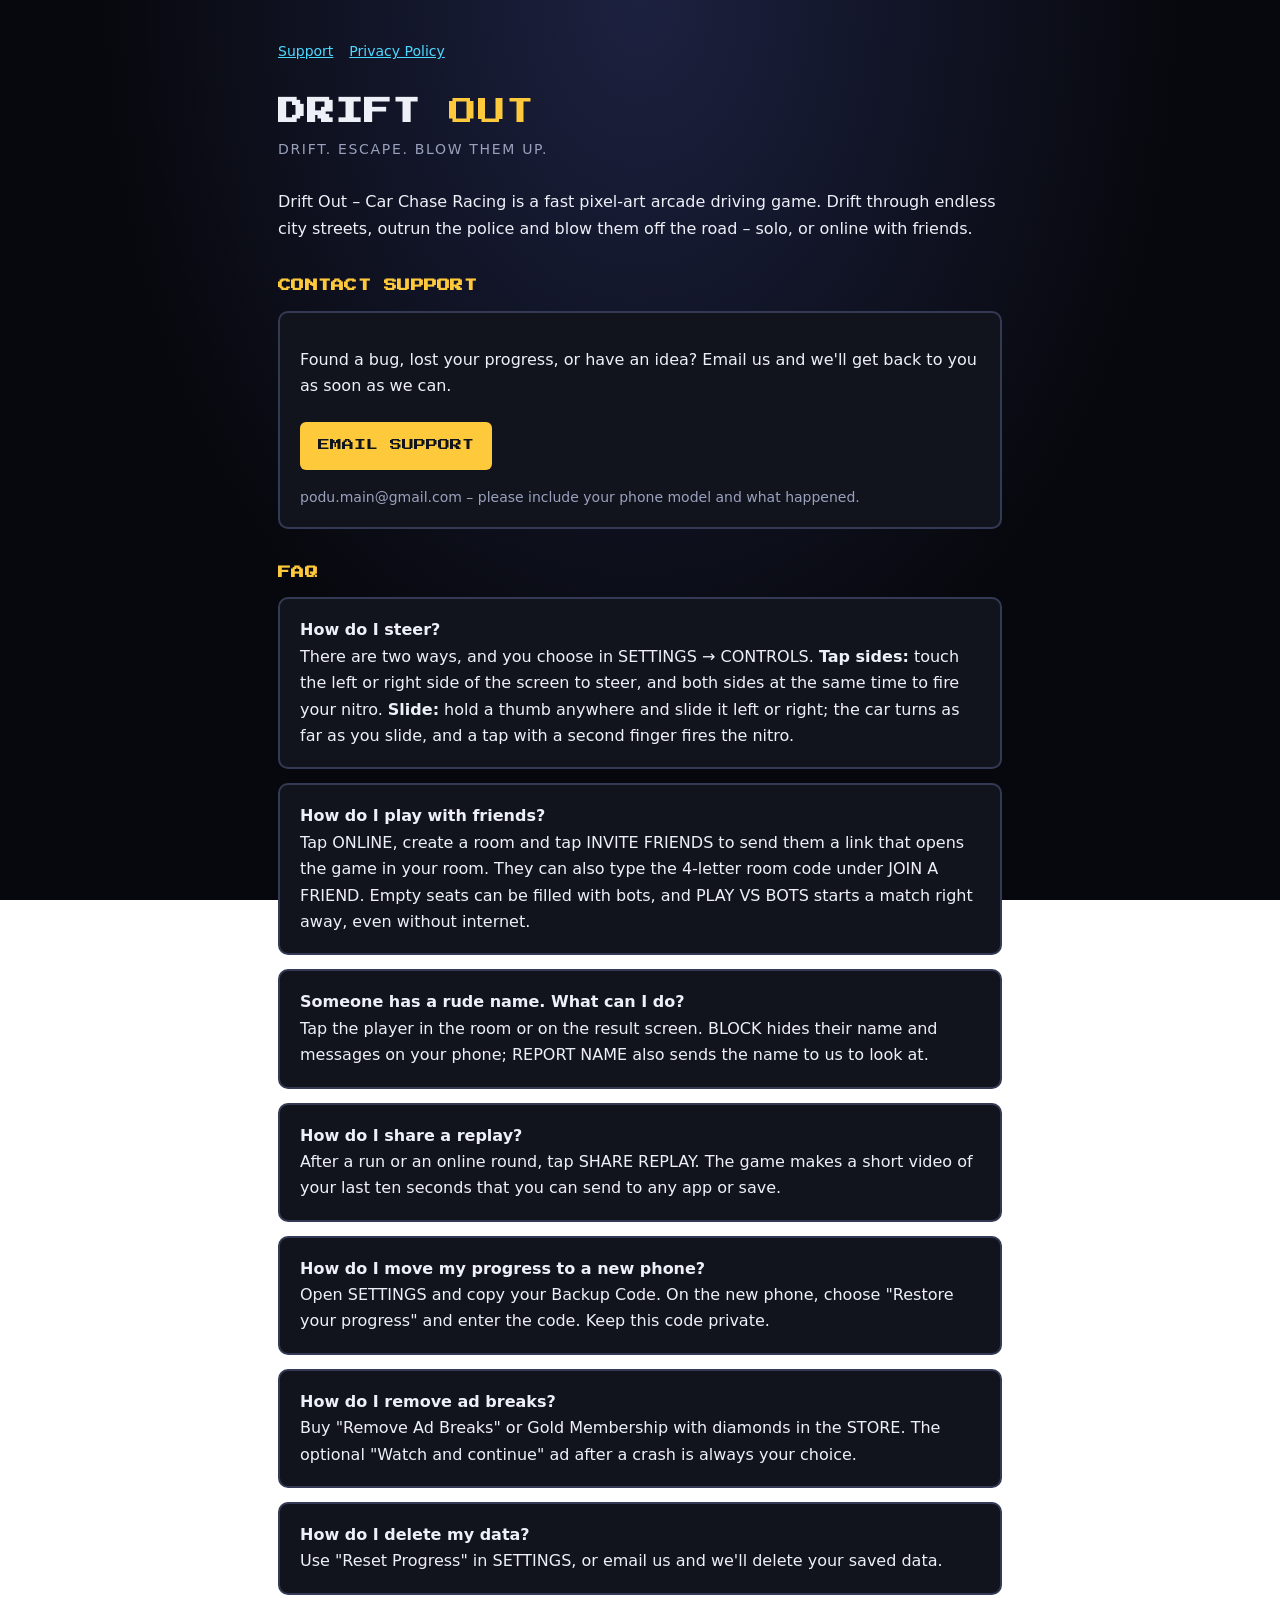
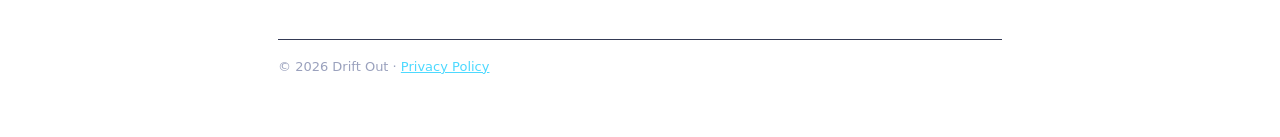
<file: index.html>
<!doctype html>
<html lang="en"><head><meta charset="utf-8"><meta name="viewport" content="width=device-width,initial-scale=1">
<title>Drift Out – Car Chase Racing | Support</title>
<meta name="description" content="Support for Drift Out – Car Chase Racing, a pixel-art arcade car chase game for iPhone and Android.">
<link href="https://fonts.googleapis.com/css2?family=Press+Start+2P&display=swap" rel="stylesheet"><link rel="stylesheet" href="style.css"></head>
<body><div class="wrap">
<nav><a href="index.html">Support</a><a href="privacy.html">Privacy Policy</a></nav>
<h1>DRIFT <b>OUT</b></h1>
<p class="tag">Drift. Escape. Blow them up.</p>
<p>Drift Out – Car Chase Racing is a fast pixel-art arcade driving game. Drift through endless city streets, outrun the police and blow them off the road – solo, or online with friends.</p>

<h2>CONTACT SUPPORT</h2>
<div class="card">
<p>Found a bug, lost your progress, or have an idea? Email us and we'll get back to you as soon as we can.</p>
<a class="btn" href="mailto:podu.main@gmail.com?subject=Drift%20Out%20support">EMAIL SUPPORT</a>
<p style="margin:10px 0 0;color:var(--d);font-size:14px">podu.main@gmail.com – please include your phone model and what happened.</p>
</div>

<h2>FAQ</h2>
<div class="card"><b>How do I steer?</b><br>There are two ways, and you choose in SETTINGS → CONTROLS. <b>Tap sides:</b> touch the left or right side of the screen to steer, and both sides at the same time to fire your nitro. <b>Slide:</b> hold a thumb anywhere and slide it left or right; the car turns as far as you slide, and a tap with a second finger fires the nitro.</div>
<div class="card"><b>How do I play with friends?</b><br>Tap ONLINE, create a room and tap INVITE FRIENDS to send them a link that opens the game in your room. They can also type the 4-letter room code under JOIN A FRIEND. Empty seats can be filled with bots, and PLAY VS BOTS starts a match right away, even without internet.</div>
<div class="card"><b>Someone has a rude name. What can I do?</b><br>Tap the player in the room or on the result screen. BLOCK hides their name and messages on your phone; REPORT NAME also sends the name to us to look at.</div>
<div class="card"><b>How do I share a replay?</b><br>After a run or an online round, tap SHARE REPLAY. The game makes a short video of your last ten seconds that you can send to any app or save.</div>
<div class="card"><b>How do I move my progress to a new phone?</b><br>Open SETTINGS and copy your Backup Code. On the new phone, choose "Restore your progress" and enter the code. Keep this code private.</div>
<div class="card"><b>How do I remove ad breaks?</b><br>Buy "Remove Ad Breaks" or Gold Membership with diamonds in the STORE. The optional "Watch and continue" ad after a crash is always your choice.</div>
<div class="card"><b>How do I delete my data?</b><br>Use "Reset Progress" in SETTINGS, or email us and we'll delete your saved data.</div>

<footer>© 2026 Drift Out · <a href="privacy.html">Privacy Policy</a></footer>
</div></body></html>
</file>
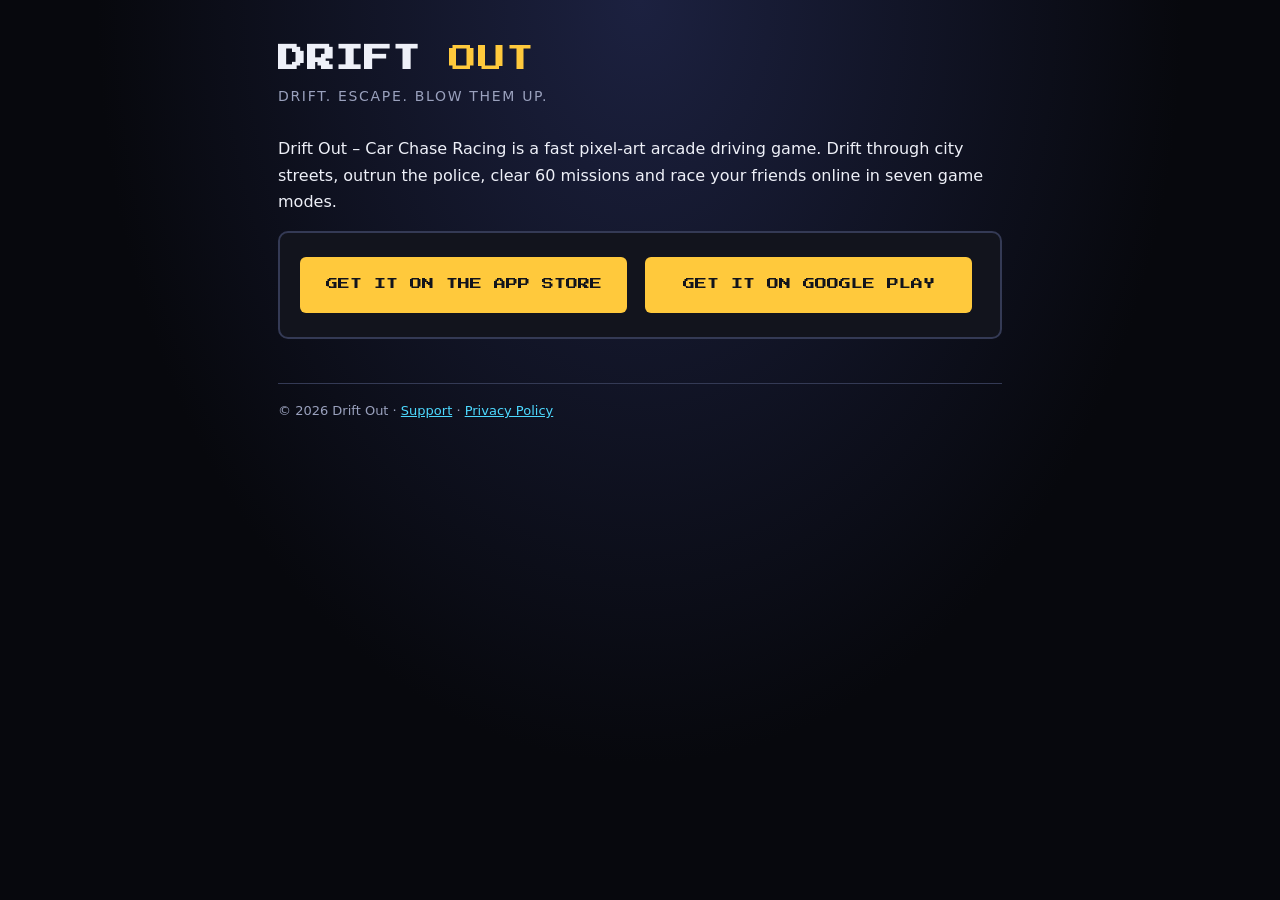
<file: get/index.html>
<!doctype html>
<html lang="en"><head><meta charset="utf-8"><meta name="viewport" content="width=device-width,initial-scale=1">
<title>Get Drift Out – Car Chase Racing</title>
<meta name="description" content="Drift Out – Car Chase Racing. Drift, escape the cops and race your friends. Free on iPhone and Android.">
<meta property="og:title" content="Drift Out – Car Chase Racing">
<meta property="og:description" content="Drift, escape the cops and race your friends. Free on iPhone and Android.">
<meta property="og:image" content="https://geti007.github.io/icon.png">
<meta property="og:type" content="website">
<link href="https://fonts.googleapis.com/css2?family=Press+Start+2P&display=swap" rel="stylesheet"><link rel="stylesheet" href="../style.css">
<style>.stores{display:flex;gap:10px;flex-wrap:wrap}.stores .btn{flex:1 1 200px;text-align:center;font-size:12px;padding:18px}</style>
<script>
/* phones go straight to their store; everything else sees both buttons */
(function(){ var ua=navigator.userAgent||'';
  if(/Android/i.test(ua)) location.replace('https://play.google.com/store/apps/details?id=com.podu.driftout');
  else if(/iPhone|iPad|iPod/i.test(ua)||(navigator.platform==='MacIntel'&&navigator.maxTouchPoints>1)) location.replace('https://apps.apple.com/app/id6817871476');
})();
</script></head>
<body><div class="wrap">
<h1>DRIFT <b>OUT</b></h1>
<p class="tag">Drift. Escape. Blow them up.</p>
<p>Drift Out – Car Chase Racing is a fast pixel-art arcade driving game. Drift through city streets, outrun the police, clear 60 missions and race your friends online in seven game modes.</p>
<div class="card"><div class="stores">
<a class="btn" href="https://apps.apple.com/app/id6817871476">GET IT ON THE APP STORE</a>
<a class="btn" href="https://play.google.com/store/apps/details?id=com.podu.driftout">GET IT ON GOOGLE PLAY</a>
</div></div>
<footer>© 2026 Drift Out · <a href="../index.html">Support</a> · <a href="../privacy.html">Privacy Policy</a></footer>
</div></body></html>
</file>
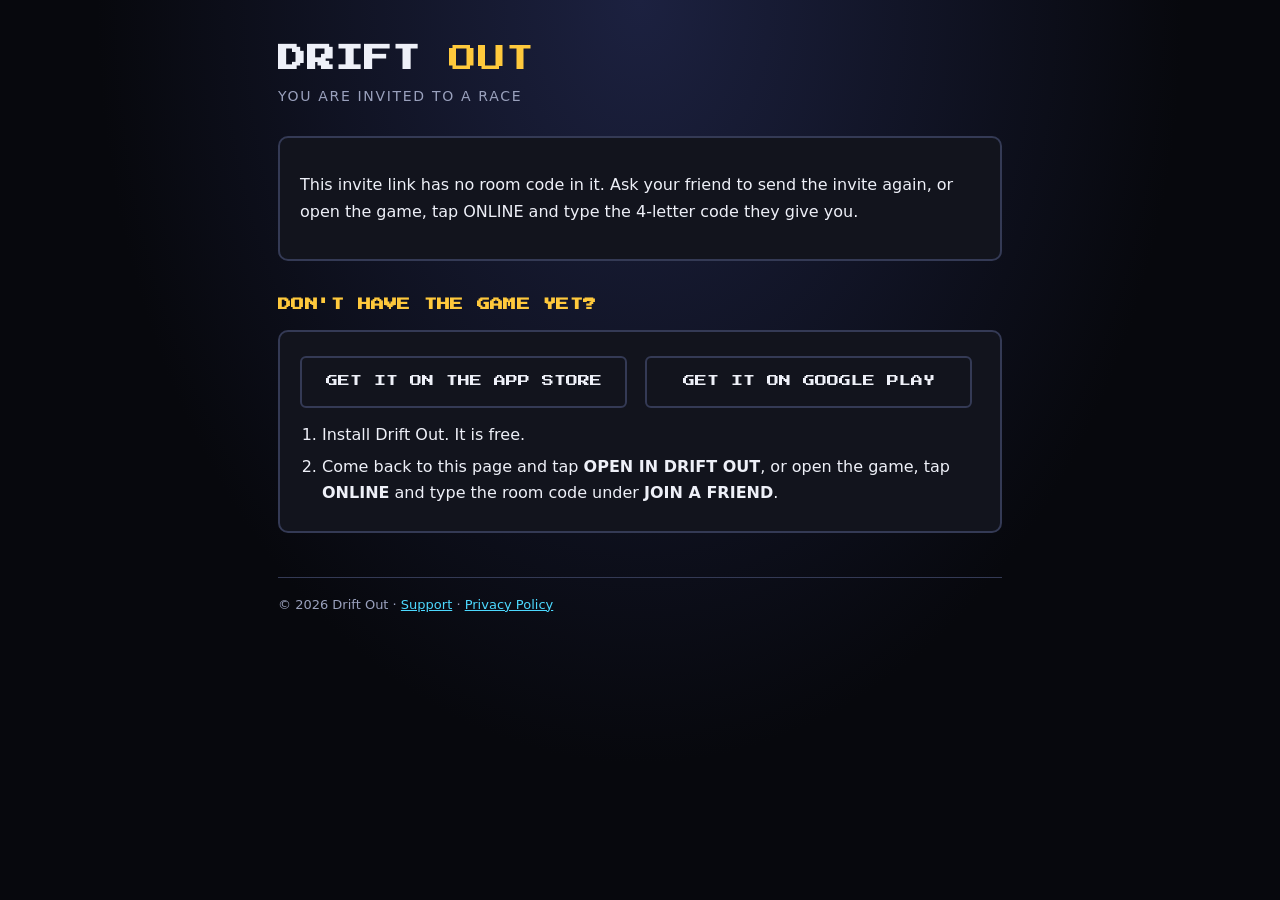
<file: join/index.html>
<!doctype html>
<html lang="en"><head><meta charset="utf-8"><meta name="viewport" content="width=device-width,initial-scale=1">
<title>Join my Drift Out room</title>
<meta name="description" content="You are invited to a race in Drift Out – Car Chase Racing. Tap to open the game in this room.">
<meta property="og:title" content="Join my Drift Out room">
<meta property="og:description" content="Tap to open the game and race me. Free on iPhone and Android.">
<meta property="og:image" content="https://geti007.github.io/icon.png">
<meta property="og:type" content="website">
<meta name="robots" content="noindex">
<link href="https://fonts.googleapis.com/css2?family=Press+Start+2P&display=swap" rel="stylesheet"><link rel="stylesheet" href="../style.css">
<style>
.code{font-family:'Press Start 2P',monospace;font-size:44px;letter-spacing:.18em;color:var(--y);text-align:center;padding:18px 0 10px 0.18em;margin:0}
.lbl{font-family:'Press Start 2P',monospace;font-size:10px;color:var(--d);text-align:center;margin:0}
.big{display:block;text-align:center;font-size:14px;padding:18px;margin:16px 0 4px}
.stores{display:flex;gap:10px;flex-wrap:wrap}.stores .btn{flex:1 1 200px;text-align:center;background:var(--panel);color:var(--t);border:2px solid var(--line)}
ol{padding-left:22px;margin:8px 0 0}li{margin:6px 0}
.hide{display:none}
</style></head>
<body><div class="wrap">
<h1>DRIFT <b>OUT</b></h1>
<p class="tag">You are invited to a race</p>

<div class="card" id="has">
<p class="lbl">ROOM CODE</p>
<p class="code" id="code">----</p>
<a class="btn big" id="open" href="#">OPEN IN DRIFT OUT</a>
<p style="margin:8px 0 0;color:var(--d);font-size:14px;text-align:center">Opens the game straight in this room.</p>
<p class="hide" id="hint" style="margin:10px 0 0;font-size:14px;text-align:center;color:var(--y)">Nothing happened? The game is not on this phone yet. Get it below, then tap the button again.</p>
</div>

<div class="card hide" id="none">
<p>This invite link has no room code in it. Ask your friend to send the invite again, or open the game, tap ONLINE and type the 4-letter code they give you.</p>
</div>

<h2>DON'T HAVE THE GAME YET?</h2>
<div class="card">
<div class="stores">
<a class="btn" id="ios" href="https://apps.apple.com/app/id6817871476">GET IT ON THE APP STORE</a>
<a class="btn" id="and" href="https://play.google.com/store/apps/details?id=com.podu.driftout">GET IT ON GOOGLE PLAY</a>
</div>
<ol>
<li>Install Drift Out. It is free.</li>
<li>Come back to this page and tap <b>OPEN IN DRIFT OUT</b>, or open the game, tap <b>ONLINE</b> and type the room code under <b>JOIN A FRIEND</b>.</li>
</ol>
</div>

<footer>© 2026 Drift Out · <a href="../index.html">Support</a> · <a href="../privacy.html">Privacy Policy</a></footer>
</div>
<script>
(function(){
  var m=/[?&](?:r|room)=([A-Za-z0-9]{4})(?![A-Za-z0-9])/.exec(location.search), code=m?m[1].toUpperCase():'';
  var ua=navigator.userAgent||'', android=/Android/i.test(ua), ios=/iPhone|iPad|iPod/i.test(ua)||(navigator.platform==='MacIntel'&&navigator.maxTouchPoints>1);
  if(!code){ document.getElementById('has').className='card hide'; document.getElementById('none').className='card'; return; }
  document.getElementById('code').textContent=code; document.title='Join Drift Out room '+code;
  var deep='driftout://join/'+code;
  /* Android: an intent link opens the app, or Google Play when the app is not installed */
  var intent='intent://join/'+code+'#Intent;scheme=driftout;package=com.podu.driftout;S.browser_fallback_url='+encodeURIComponent('https://play.google.com/store/apps/details?id=com.podu.driftout')+';end';
  document.getElementById('open').href=android?intent:deep;
  /* still on this page a moment after the tap: the game is probably not installed */
  document.getElementById('open').addEventListener('click',function(){ setTimeout(function(){ if(!document.hidden) document.getElementById('hint').className=''; },2200); });
  if(ios) document.getElementById('and').className='btn hide'; if(android) document.getElementById('ios').className='btn hide';
})();
</script>
</body></html>
</file>
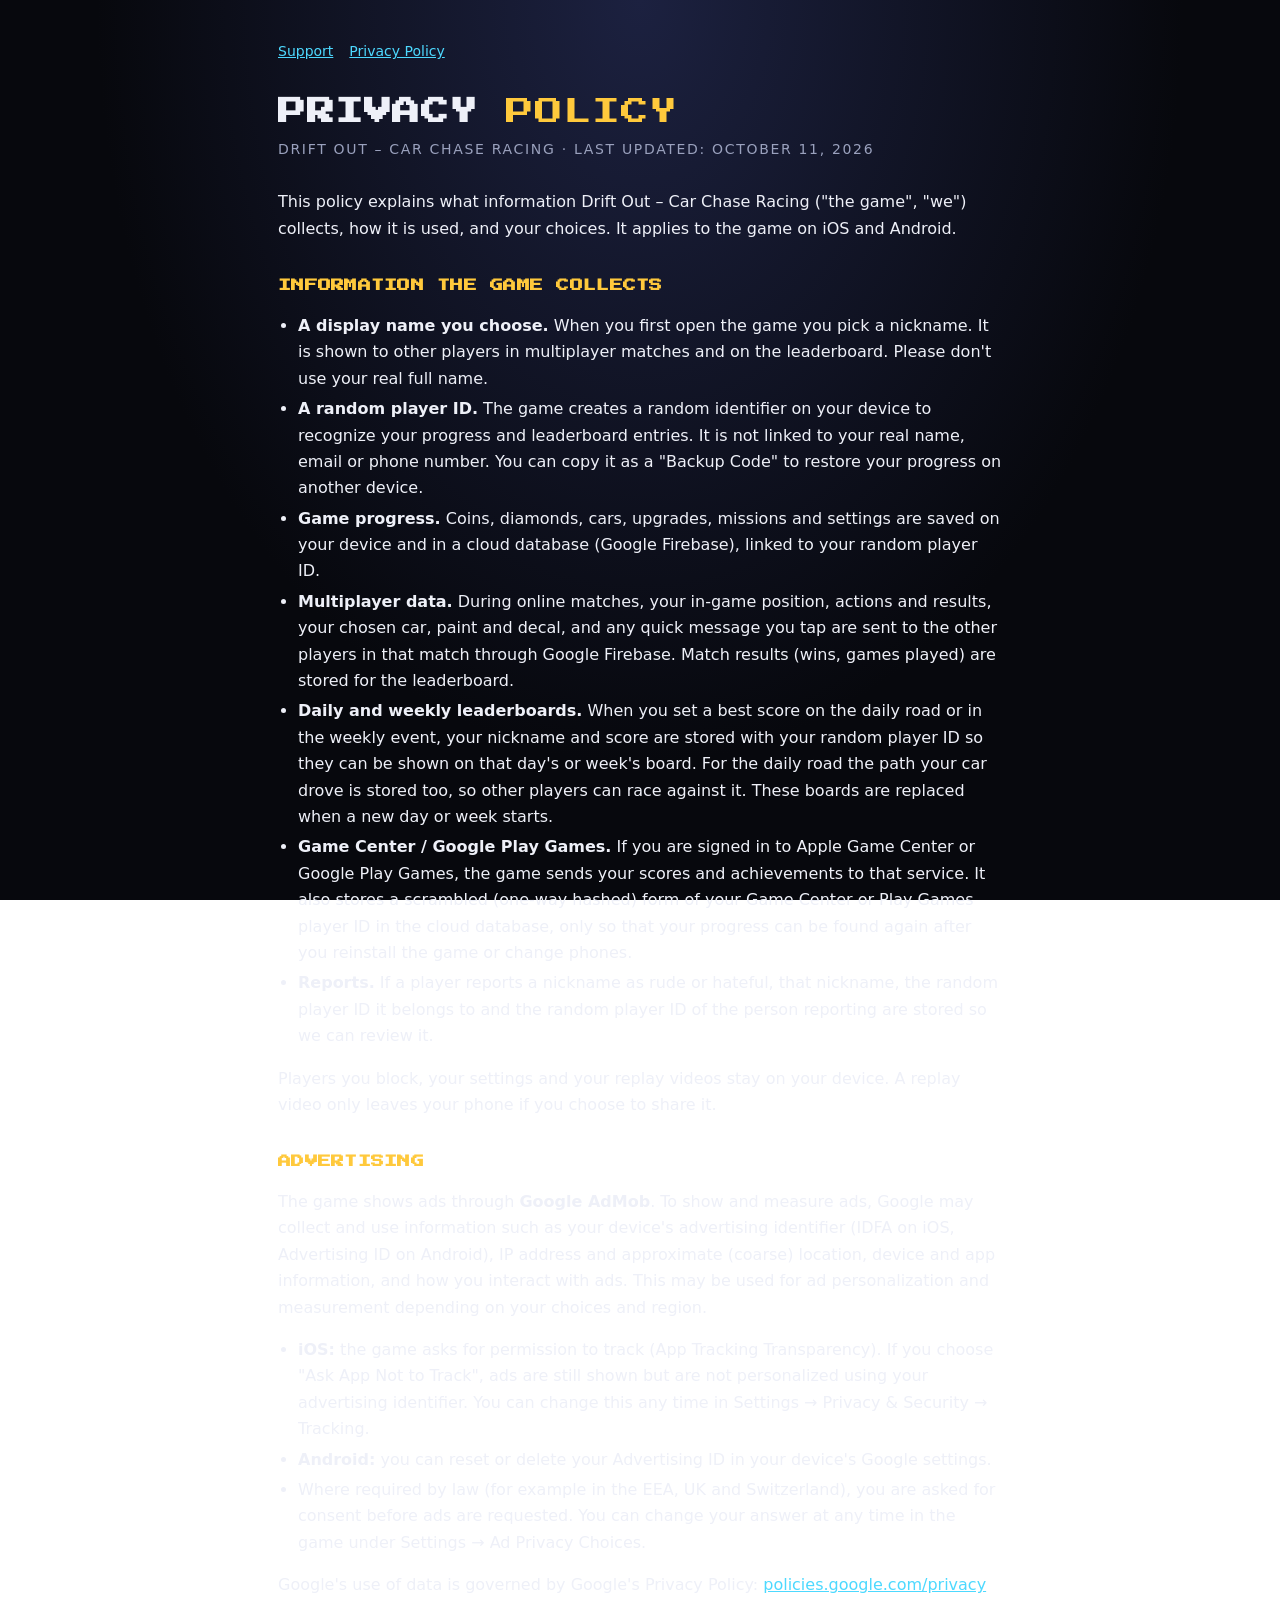
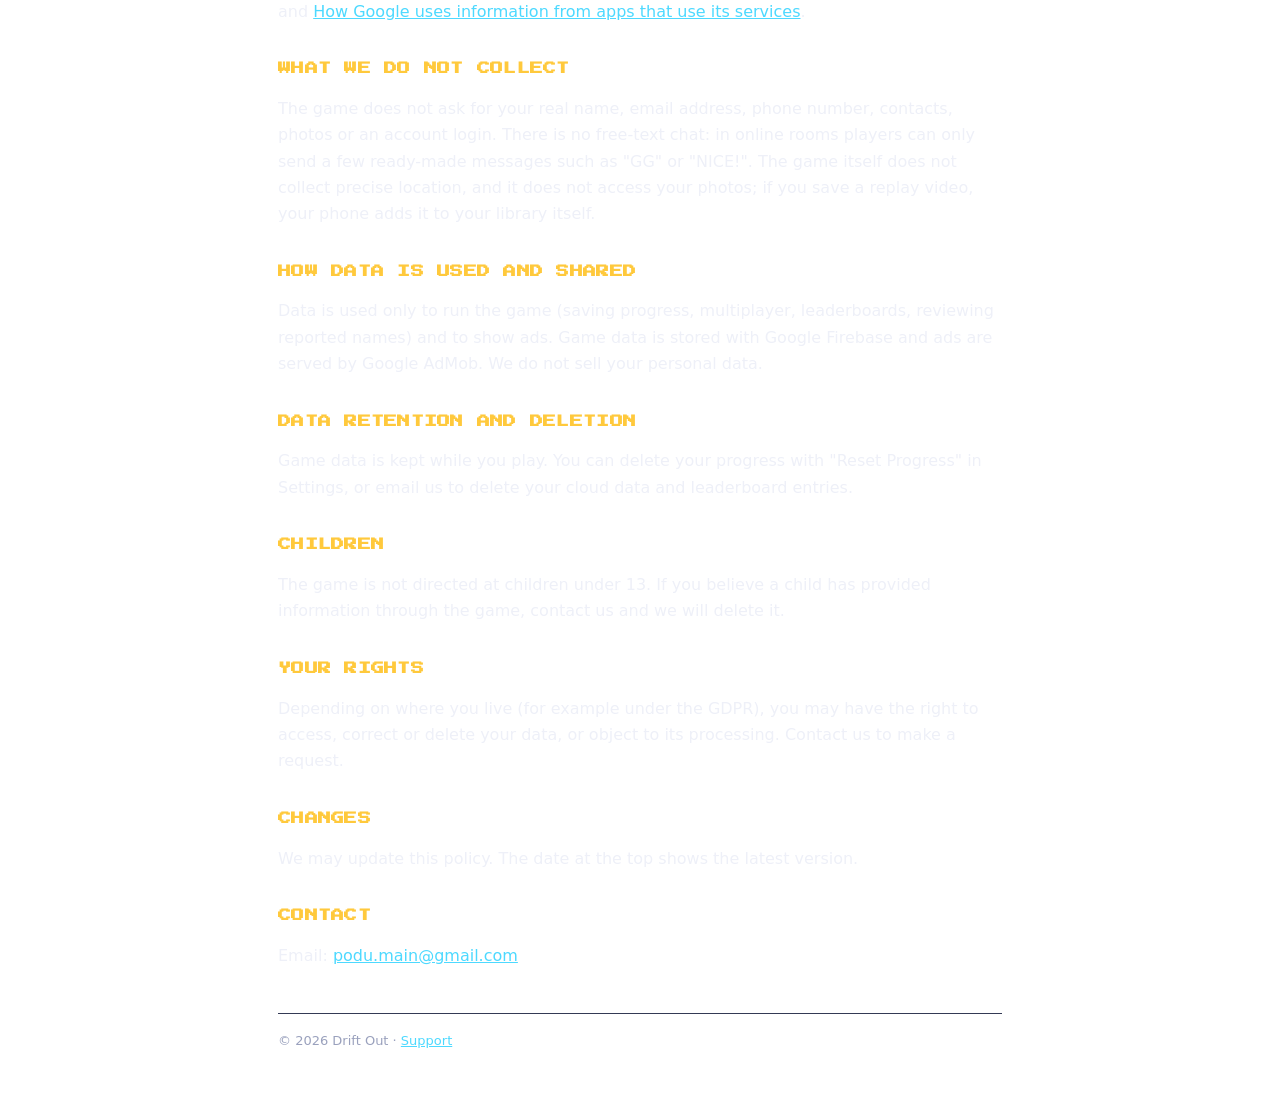
<file: privacy.html>
<!doctype html>
<html lang="en"><head><meta charset="utf-8"><meta name="viewport" content="width=device-width,initial-scale=1">
<title>Drift Out – Privacy Policy</title>
<link href="https://fonts.googleapis.com/css2?family=Press+Start+2P&display=swap" rel="stylesheet"><link rel="stylesheet" href="style.css"></head>
<body><div class="wrap">
<nav><a href="index.html">Support</a><a href="privacy.html">Privacy Policy</a></nav>
<h1>PRIVACY <b>POLICY</b></h1>
<p class="tag">Drift Out – Car Chase Racing · Last updated: October 11, 2026</p>
<p>This policy explains what information Drift Out – Car Chase Racing ("the game", "we") collects, how it is used, and your choices. It applies to the game on iOS and Android.</p>

<h2>INFORMATION THE GAME COLLECTS</h2>
<ul>
<li><b>A display name you choose.</b> When you first open the game you pick a nickname. It is shown to other players in multiplayer matches and on the leaderboard. Please don't use your real full name.</li>
<li><b>A random player ID.</b> The game creates a random identifier on your device to recognize your progress and leaderboard entries. It is not linked to your real name, email or phone number. You can copy it as a "Backup Code" to restore your progress on another device.</li>
<li><b>Game progress.</b> Coins, diamonds, cars, upgrades, missions and settings are saved on your device and in a cloud database (Google Firebase), linked to your random player ID.</li>
<li><b>Multiplayer data.</b> During online matches, your in-game position, actions and results, your chosen car, paint and decal, and any quick message you tap are sent to the other players in that match through Google Firebase. Match results (wins, games played) are stored for the leaderboard.</li>
<li><b>Daily and weekly leaderboards.</b> When you set a best score on the daily road or in the weekly event, your nickname and score are stored with your random player ID so they can be shown on that day's or week's board. For the daily road the path your car drove is stored too, so other players can race against it. These boards are replaced when a new day or week starts.</li>
<li><b>Game Center / Google Play Games.</b> If you are signed in to Apple Game Center or Google Play Games, the game sends your scores and achievements to that service. It also stores a scrambled (one-way hashed) form of your Game Center or Play Games player ID in the cloud database, only so that your progress can be found again after you reinstall the game or change phones.</li>
<li><b>Reports.</b> If a player reports a nickname as rude or hateful, that nickname, the random player ID it belongs to and the random player ID of the person reporting are stored so we can review it.</li>
</ul>
<p>Players you block, your settings and your replay videos stay on your device. A replay video only leaves your phone if you choose to share it.</p>

<h2>ADVERTISING</h2>
<p>The game shows ads through <b>Google AdMob</b>. To show and measure ads, Google may collect and use information such as your device's advertising identifier (IDFA on iOS, Advertising ID on Android), IP address and approximate (coarse) location, device and app information, and how you interact with ads. This may be used for ad personalization and measurement depending on your choices and region.</p>
<ul>
<li><b>iOS:</b> the game asks for permission to track (App Tracking Transparency). If you choose "Ask App Not to Track", ads are still shown but are not personalized using your advertising identifier. You can change this any time in Settings → Privacy &amp; Security → Tracking.</li>
<li><b>Android:</b> you can reset or delete your Advertising ID in your device's Google settings.</li>
<li>Where required by law (for example in the EEA, UK and Switzerland), you are asked for consent before ads are requested. You can change your answer at any time in the game under Settings → Ad Privacy Choices.</li>
</ul>
<p>Google's use of data is governed by Google's Privacy Policy: <a href="https://policies.google.com/privacy">policies.google.com/privacy</a> and <a href="https://policies.google.com/technologies/partner-sites">How Google uses information from apps that use its services</a>.</p>

<h2>WHAT WE DO NOT COLLECT</h2>
<p>The game does not ask for your real name, email address, phone number, contacts, photos or an account login. There is no free-text chat: in online rooms players can only send a few ready-made messages such as "GG" or "NICE!". The game itself does not collect precise location, and it does not access your photos; if you save a replay video, your phone adds it to your library itself.</p>

<h2>HOW DATA IS USED AND SHARED</h2>
<p>Data is used only to run the game (saving progress, multiplayer, leaderboards, reviewing reported names) and to show ads. Game data is stored with Google Firebase and ads are served by Google AdMob. We do not sell your personal data.</p>

<h2>DATA RETENTION AND DELETION</h2>
<p>Game data is kept while you play. You can delete your progress with "Reset Progress" in Settings, or email us to delete your cloud data and leaderboard entries.</p>

<h2>CHILDREN</h2>
<p>The game is not directed at children under 13. If you believe a child has provided information through the game, contact us and we will delete it.</p>

<h2>YOUR RIGHTS</h2>
<p>Depending on where you live (for example under the GDPR), you may have the right to access, correct or delete your data, or object to its processing. Contact us to make a request.</p>

<h2>CHANGES</h2>
<p>We may update this policy. The date at the top shows the latest version.</p>

<h2>CONTACT</h2>
<p>Email: <a href="mailto:podu.main@gmail.com">podu.main@gmail.com</a></p>

<footer>© 2026 Drift Out · <a href="index.html">Support</a></footer>
</div></body></html>
</file>
<file: style.css>
:root{--bg:#07080d;--panel:#12141d;--line:#343a55;--y:#ffc93c;--r:#ff3b3b;--t:#eef0f8;--d:#9aa1bd}
*{box-sizing:border-box}
body{margin:0;background:radial-gradient(ellipse at 50% 0%,#1c2140,#07080d 60%) fixed;color:var(--t);font:16px/1.65 system-ui,-apple-system,Segoe UI,Roboto,sans-serif}
.wrap{max-width:760px;margin:0 auto;padding:40px 18px 60px}
h1,h2,.px{font-family:'Press Start 2P',monospace;letter-spacing:.02em}
h1{font-size:28px;line-height:1.4;margin:0 0 6px}
h1 b{color:var(--y);font-weight:400}
h2{font-size:13px;color:var(--y);margin:34px 0 10px;line-height:1.6}
.tag{color:var(--d);margin:0 0 28px;font-size:14px;letter-spacing:.12em;text-transform:uppercase}
.card{background:var(--panel);border:2px solid var(--line);border-radius:10px;padding:18px 20px;margin:14px 0}
a{color:#4dd9ff}
.btn{display:inline-block;background:var(--y);color:#12141c;font-family:'Press Start 2P',monospace;font-size:12px;padding:14px 18px;border-radius:6px;text-decoration:none;margin:6px 8px 6px 0}
nav{display:flex;gap:16px;flex-wrap:wrap;margin-bottom:30px;font-size:14px}
footer{margin-top:44px;color:var(--d);font-size:13px;border-top:1px solid var(--line);padding-top:16px}
ul{padding-left:20px} li{margin:4px 0}
</file>
